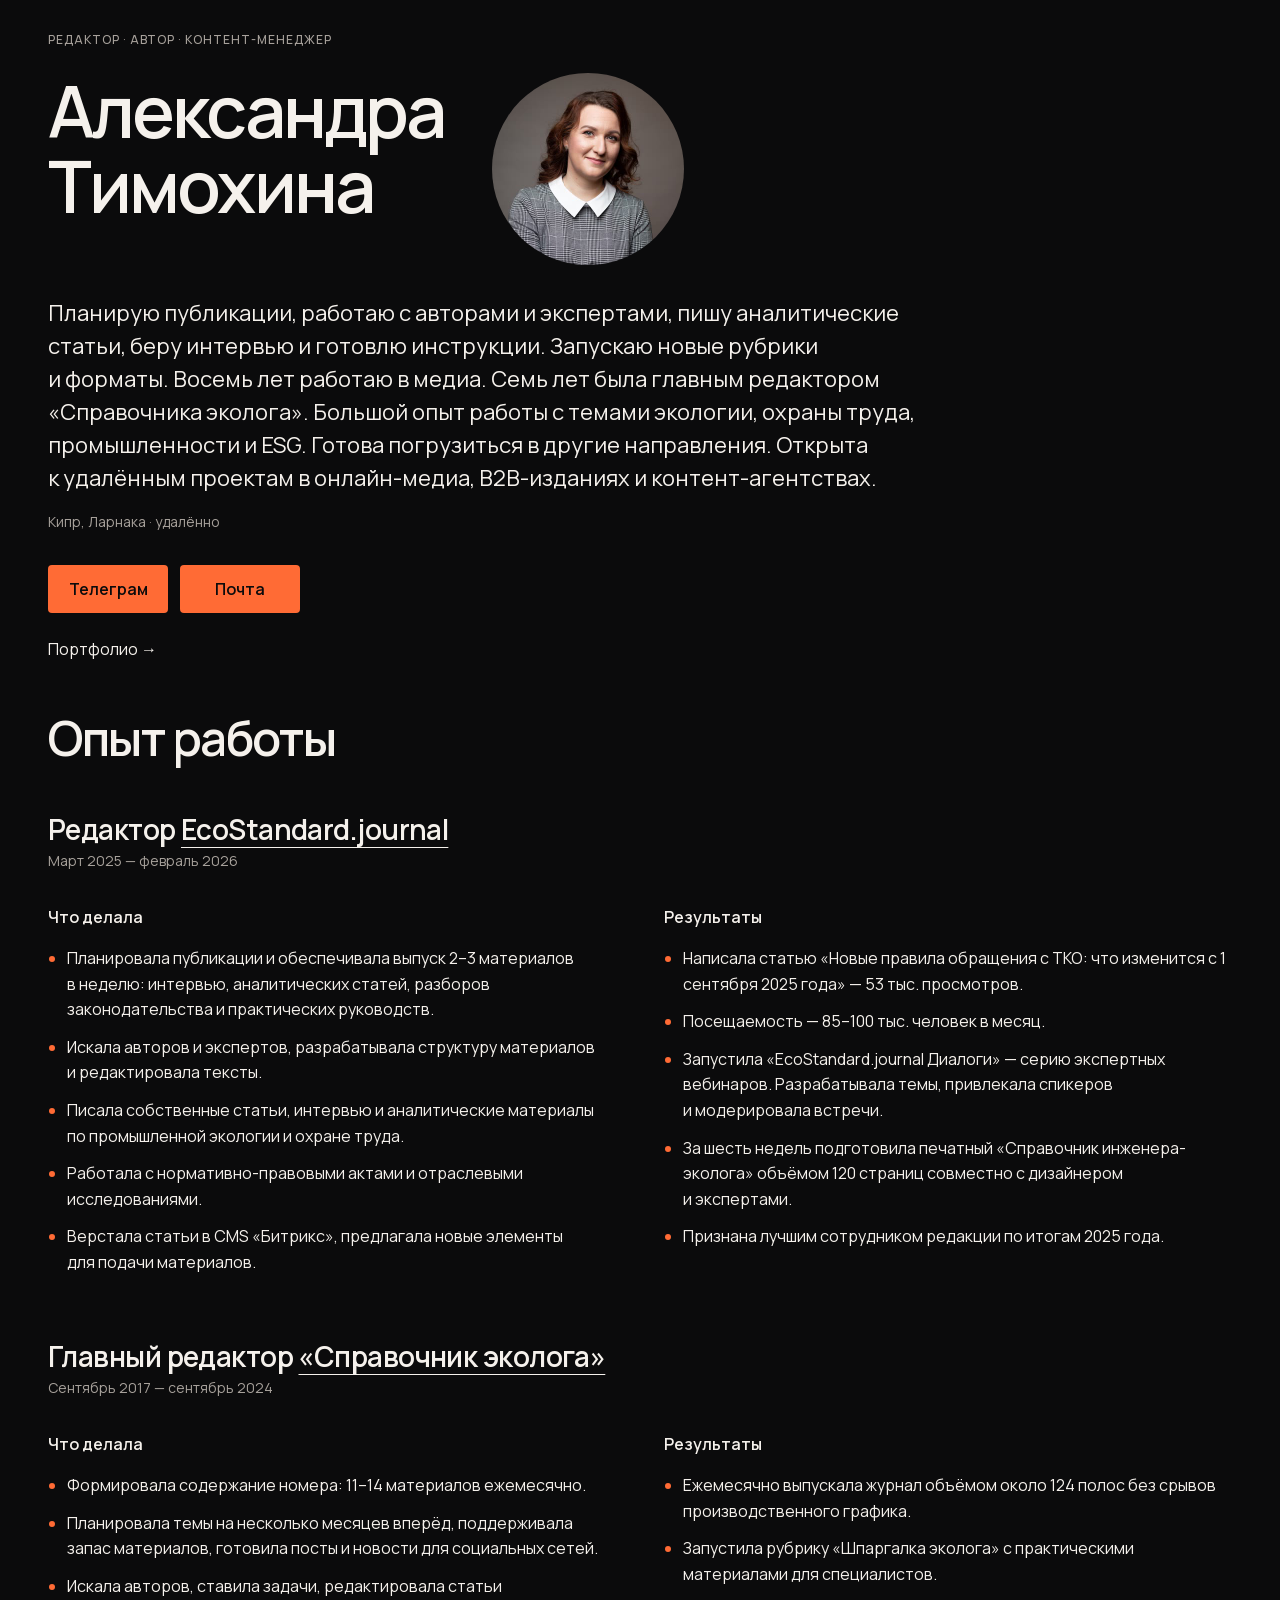
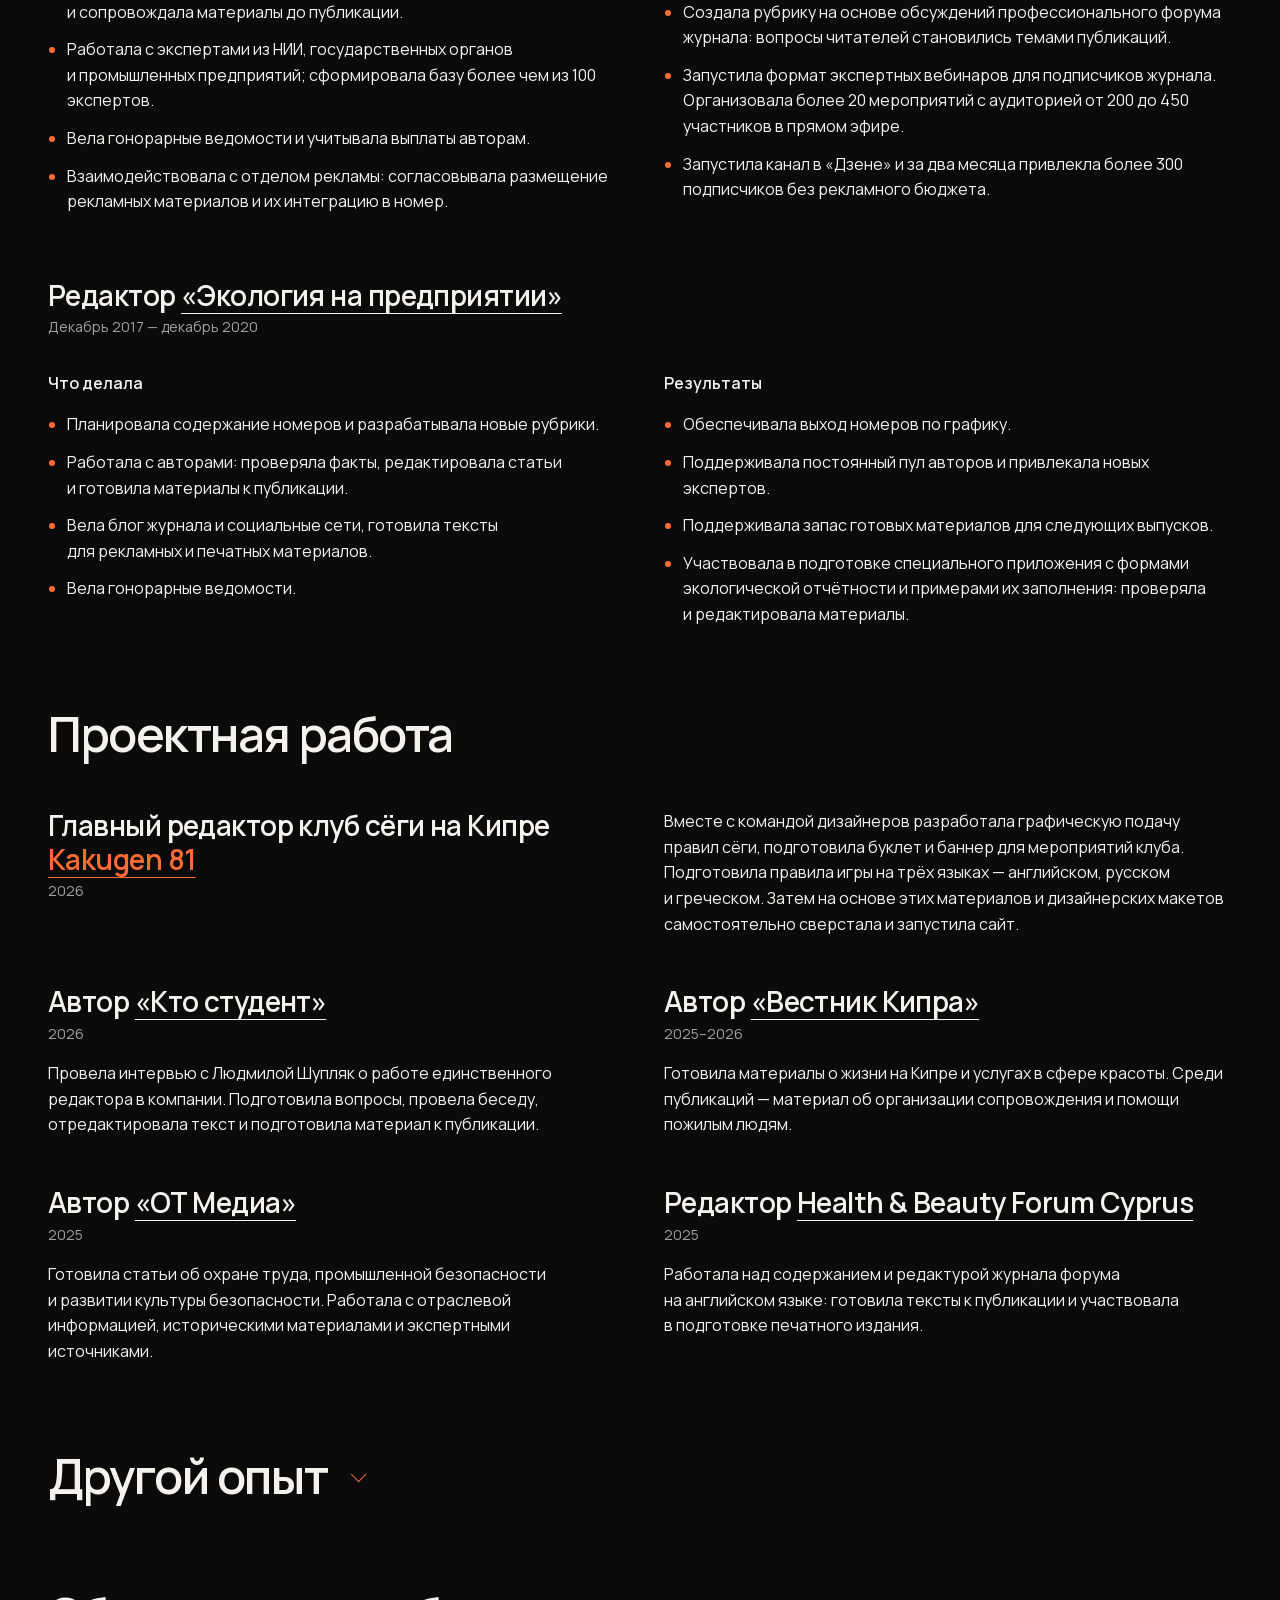
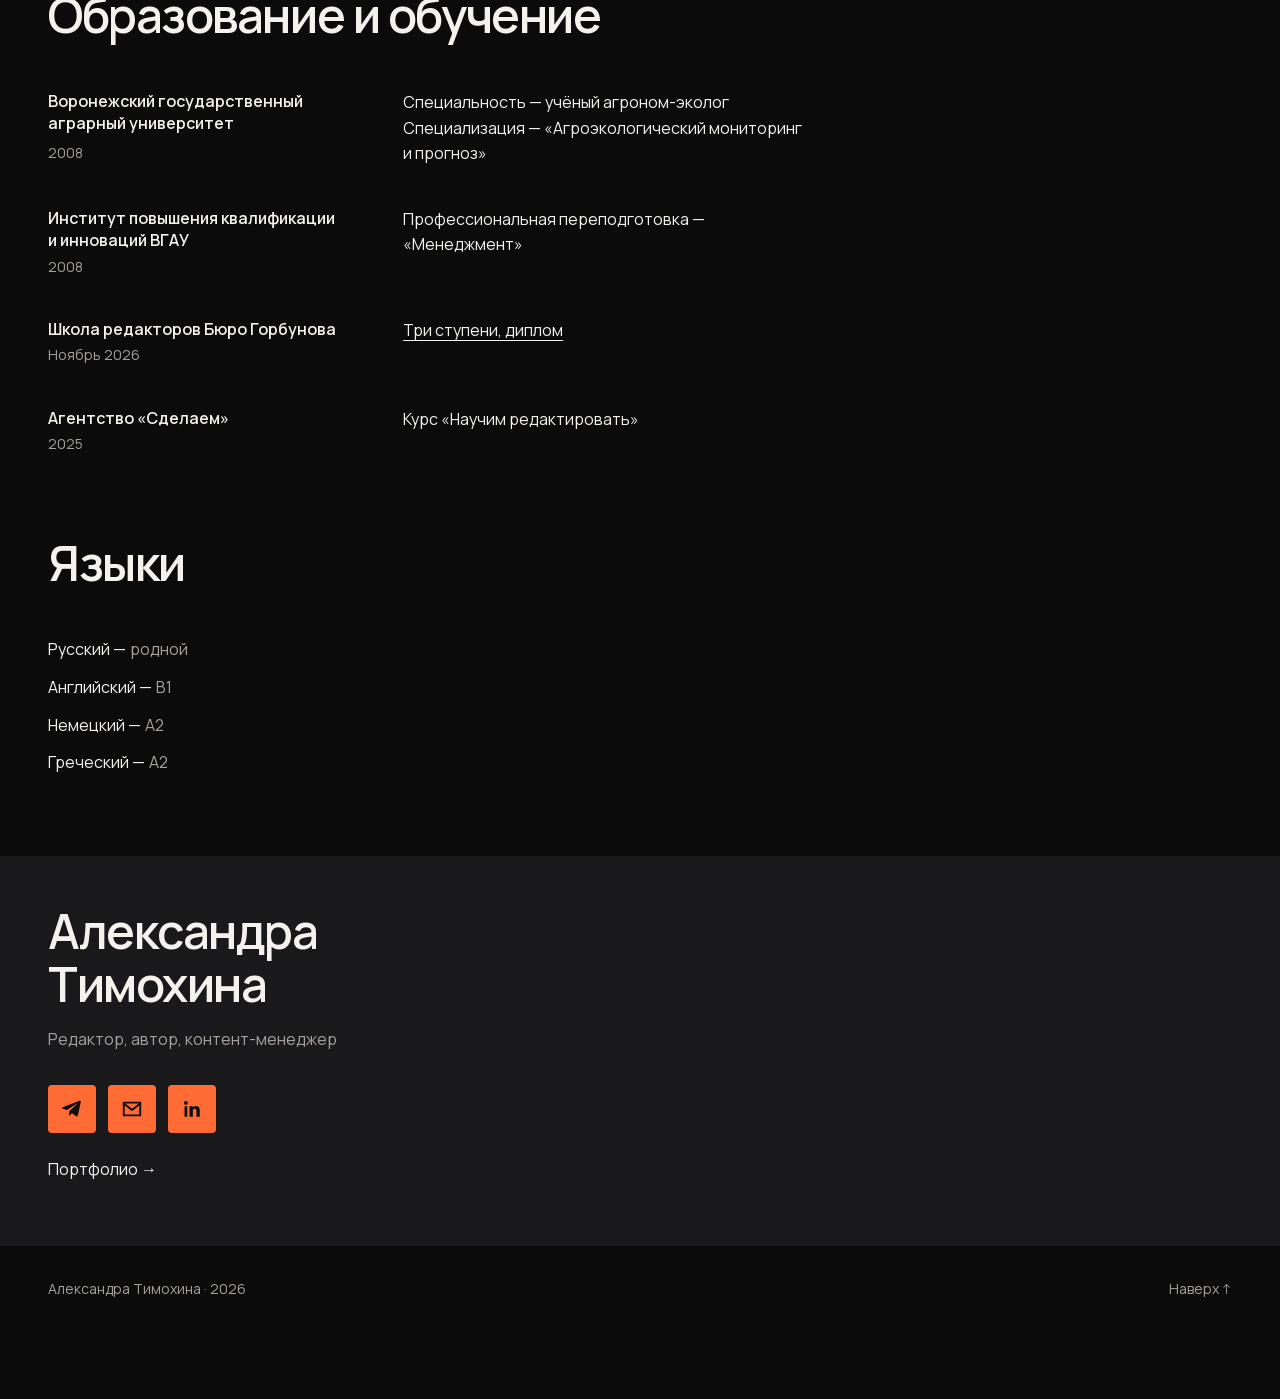
<file: index.html>
<!doctype html>
<html lang="ru">
  <head>
    <meta charset="UTF-8" />
    <meta name="viewport" content="width=device-width, initial-scale=1" />
    <meta name="description" content="Александра Тимохина — редактор, автор и контент-менеджер." />
    <meta name="theme-color" content="#0B0B0C" />
    <title>Александра Тимохина — редактор и автор</title>
    <link rel="canonical" href="https://aleksandratimokhina.top/" />
    <link rel="preload" href="assets/fonts/manrope-cyrillic.woff2" as="font" type="font/woff2" crossorigin />
    <link rel="preload" href="assets/alexandra-timokhina-384.jpg" as="image" fetchpriority="high" />
    <link rel="stylesheet" href="styles.css" />
  </head>
  <body class="resume-page">
    <a class="skip-link" href="#main">Перейти к содержанию</a>

    <main id="main">
      <section class="hero container" id="top" aria-labelledby="hero-title">
        <div class="hero-copy">
          <p class="eyebrow">Редактор · автор · контент-менеджер</p>
          <div class="hero-heading-row">
            <h1 class="hero-title" id="hero-title">Александра<br />Тимохина</h1>
            <figure class="hero-portrait">
              <img src="assets/alexandra-timokhina-384.jpg" alt="Александра Тимохина" width="384" height="384" fetchpriority="high" decoding="async" />
            </figure>
          </div>
          <p class="hero-lead">Планирую публикации, работаю с авторами и экспертами, пишу аналитические статьи, беру интервью и готовлю инструкции. Запускаю новые рубрики и форматы. Восемь лет работаю в медиа. Семь лет была главным редактором «Справочника эколога». Большой опыт работы с темами экологии, охраны труда, промышленности и ESG. Готова погрузиться в другие направления. Открыта к удалённым проектам в онлайн-медиа, B2B-изданиях и контент-агентствах.</p>
          <p class="hero-meta">Кипр, Ларнака · удалённо</p>
          <div class="contact-actions" aria-label="Способы связи">
            <a class="button" href="https://t.me/tim_alexandra">Телеграм</a>
            <a class="button" href="mailto:aki_irbis@mail.ru">Почта</a>
          </div>
          <a class="portfolio-placeholder" id="portfolio" href="./portfolio.html">Портфолио →</a>
        </div>
      </section>

      <section class="section container" id="experience" aria-labelledby="experience-title">
        <h2 class="section-title" id="experience-title">Опыт работы</h2>

        <div class="experience-list">
          <article>
            <div>
              <p class="entry-title">Редактор <a href="https://journal.ecostandard.ru/">EcoStandard.journal</a></p>
              <p class="entry-date">Март 2025 — февраль 2026</p>
              <div class="experience-columns">
                <div>
                  <p class="group-label">Что делала</p>
                  <ul class="entry-list">
                    <li>Планировала публикации и обеспечивала выпуск 2–3 материалов в неделю: интервью, аналитических статей, разборов законодательства и практических руководств.</li>
                    <li>Искала авторов и экспертов, разрабатывала структуру материалов и редактировала тексты.</li>
                    <li>Писала собственные статьи, интервью и аналитические материалы по промышленной экологии и охране труда.</li>
                    <li>Работала с нормативно-правовыми актами и отраслевыми исследованиями.</li>
                    <li>Верстала статьи в CMS «Битрикс», предлагала новые элементы для подачи материалов.</li>
                  </ul>
                </div>
                <div class="results-group">
                  <p class="group-label">Результаты</p>
                  <ul class="entry-list">
                    <li>Написала статью «Новые правила обращения с ТКО: что изменится с 1 сентября 2025 года» — <strong>53 тыс. просмотров</strong>.</li>
                    <li>Посещаемость — <strong>85–100 тыс. человек в месяц</strong>.</li>
                    <li>Запустила «EcoStandard.journal Диалоги» — серию экспертных вебинаров. Разрабатывала темы, привлекала спикеров и модерировала встречи.</li>
                    <li>За шесть недель подготовила печатный «Справочник инженера-эколога» объёмом 120 страниц совместно с дизайнером и экспертами.</li>
                    <li>Признана лучшим сотрудником редакции по итогам 2025 года.</li>
                  </ul>
                </div>
              </div>
            </div>
          </article>

          <article>
            <div>
              <p class="entry-title">Главный редактор <a href="https://www.profiz.ru/eco/8_2024/">«Справочник эколога»</a></p>
              <p class="entry-date">Сентябрь 2017 — сентябрь 2024</p>
              <div class="experience-columns">
                <div>
                  <p class="group-label">Что делала</p>
                  <ul class="entry-list">
                    <li>Формировала содержание номера: 11–14 материалов ежемесячно.</li>
                    <li>Планировала темы на несколько месяцев вперёд, поддерживала запас материалов, готовила посты и новости для социальных сетей.</li>
                    <li>Искала авторов, ставила задачи, редактировала статьи и сопровождала материалы до публикации.</li>
                    <li>Работала с экспертами из НИИ, государственных органов и промышленных предприятий; сформировала базу более чем из 100 экспертов.</li>
                    <li>Вела гонорарные ведомости и учитывала выплаты авторам.</li>
                    <li>Взаимодействовала с отделом рекламы: согласовывала размещение рекламных материалов и их интеграцию в номер.</li>
                  </ul>
                </div>
                <div class="results-group">
                  <p class="group-label">Результаты</p>
                  <ul class="entry-list">
                    <li>Ежемесячно выпускала журнал объёмом около <strong>124 полос</strong> без срывов производственного графика.</li>
                    <li>Запустила рубрику «Шпаргалка эколога» с практическими материалами для специалистов.</li>
                    <li>Создала рубрику на основе обсуждений профессионального форума журнала: вопросы читателей становились темами публикаций.</li>
                    <li>Запустила формат экспертных вебинаров для подписчиков журнала. Организовала более <strong>20 мероприятий</strong> с аудиторией от <strong>200 до 450 участников</strong> в прямом эфире.</li>
                    <li>Запустила канал в «Дзене» и за два месяца привлекла более <strong>300 подписчиков</strong> без рекламного бюджета.</li>
                  </ul>
                </div>
              </div>
            </div>
          </article>

          <article>
            <div>
              <p class="entry-title">Редактор <a href="https://ecologia.by/">«Экология на предприятии»</a></p>
              <p class="entry-date">Декабрь 2017 — декабрь 2020</p>
              <div class="experience-columns">
                <div>
                  <p class="group-label">Что делала</p>
                  <ul class="entry-list">
                    <li>Планировала содержание номеров и разрабатывала новые рубрики.</li>
                    <li>Работала с авторами: проверяла факты, редактировала статьи и готовила материалы к публикации.</li>
                    <li>Вела блог журнала и социальные сети, готовила тексты для рекламных и печатных материалов.</li>
                    <li>Вела гонорарные ведомости.</li>
                  </ul>
                </div>
                <div class="results-group">
                  <p class="group-label">Результаты</p>
                  <ul class="entry-list">
                    <li>Обеспечивала выход номеров по графику.</li>
                    <li>Поддерживала постоянный пул авторов и привлекала новых экспертов.</li>
                    <li>Поддерживала запас готовых материалов для следующих выпусков.</li>
                    <li>Участвовала в подготовке специального приложения с формами экологической отчётности и примерами их заполнения: проверяла и редактировала материалы.</li>
                  </ul>
                </div>
              </div>
            </div>
          </article>
        </div>
      </section>

      <section class="section container" id="projects" aria-labelledby="projects-title">
        <h2 class="section-title" id="projects-title">Проектная работа</h2>
        <div class="project-grid">
          <article class="project-entry project-featured">
            <div class="project-heading">
              <p class="entry-title">Главный редактор клуб сёги на Кипре <a href="https://shogi.cy/">Kakugen 81</a></p>
              <p class="entry-meta">2026</p>
            </div>
            <p>Вместе с командой дизайнеров разработала графическую подачу правил сёги, подготовила буклет и баннер для мероприятий клуба. Подготовила правила игры на трёх языках — английском, русском и греческом. Затем на основе этих материалов и дизайнерских макетов самостоятельно сверстала и запустила сайт.</p>
          </article>
          <article class="project-entry">
            <p class="entry-title">Автор <a href="https://ktostudent.ru/ljudmila-shupljak/">«Кто студент»</a></p>
            <p class="entry-meta">2026</p>
            <p>Провела интервью с Людмилой Шупляк о работе единственного редактора в компании. Подготовила вопросы, провела беседу, отредактировала текст и подготовила материал к публикации.</p>
          </article>
          <article class="project-entry">
            <p class="entry-title">Автор <a href="https://vkcyprus.com/">«Вестник Кипра»</a></p>
            <p class="entry-meta">2025–2026</p>
            <p>Готовила материалы о жизни на Кипре и услугах в сфере красоты. Среди публикаций — материал об организации сопровождения и помощи пожилым людям.</p>
          </article>
          <article class="project-entry">
            <p class="entry-title">Автор <a href="https://www.ot-media.ru/author/aleksandra-timokhina">«ОТ Медиа»</a></p>
            <p class="entry-meta">2025</p>
            <p>Готовила статьи об охране труда, промышленной безопасности и развитии культуры безопасности. Работала с отраслевой информацией, историческими материалами и экспертными источниками.</p>
          </article>
          <article class="project-entry">
            <p class="entry-title">Редактор <a href="https://hbcyprus.com/ru">Health &amp; Beauty Forum Cyprus</a></p>
            <p class="entry-meta">2025</p>
            <p>Работала над содержанием и редактурой журнала форума на английском языке: готовила тексты к публикации и участвовала в подготовке печатного издания.</p>
          </article>
        </div>
      </section>

      <section class="section container" aria-labelledby="other-experience-title">
        <details class="other-experience">
          <summary>
            <h2 class="section-title" id="other-experience-title">Другой опыт</h2>
          </summary>
          <div class="quiet-list">
            <article>
              <div class="quiet-content">
                <p class="entry-title">Ведущий инженер по охране окружающей среды ЧП «ЭкоТрейдБай», Минск</p>
                <p class="entry-date">Октябрь 2016 — сентябрь 2017</p>
                <p>Консультировала предприятия по вопросам природоохранного законодательства, проводила аудит экологической документации. Работала с заказчиками: готовила коммерческие предложения, проводила переговоры, заключала договоры и сопровождала проекты.</p>
              </div>
            </article>
            <article>
              <div class="quiet-content">
                <p class="entry-title">Инженер-эколог <a href="https://newgaztech.ru/catalog/plant/detail/id/104">ООО ФПК «Космос-Нефть-Газ», Воронеж</a></p>
                <p class="entry-date">Сентябрь 2008 — сентябрь 2010<br />Февраль 2014 — июнь 2016</p>
                <p>Работала на предприятии по производству оборудования для нефтегазовой отрасли. Вела природоохранную документацию, разрабатывала инструкции, паспорта опасных отходов и проекты нормативов образования отходов. Готовила и согласовывала экологическую отчётность.</p>
              </div>
            </article>
            <article>
              <div class="quiet-content">
                <p class="entry-title">Инженер-эколог <a href="https://vrn-eco.ru/">ООО «Экологический центр», Воронеж</a></p>
                <p class="entry-date">Октябрь 2010 — февраль 2014</p>
                <p>Занималась экологическим сопровождением предприятий на аутсорсе. Готовила отчётность, консультировала по природоохранным требованиям, работала с документацией более 50 предприятий Воронежской области.</p>
              </div>
            </article>
          </div>
        </details>
      </section>

      <section class="section container" id="education" aria-labelledby="education-title">
        <h2 class="section-title" id="education-title">Образование и обучение</h2>
        <div class="education-grid">
          <div class="education-item">
            <p class="education-title">Воронежский государственный аграрный университет</p>
            <p class="entry-date">2008</p>
            <p>Специальность — учёный агроном-эколог<br />Специализация — «Агроэкологический мониторинг и прогноз»</p>
          </div>
          <div class="education-item">
            <p class="education-title">Институт повышения квалификации и инноваций ВГАУ</p>
            <p class="entry-date">2008</p>
            <p>Профессиональная переподготовка — «Менеджмент»</p>
          </div>
          <div class="education-item">
            <p class="education-title">Школа редакторов Бюро Горбунова</p>
            <p class="entry-date">Ноябрь 2026</p>
            <p><a href="https://bureau.ru/school/editors/diploma/23/aleksandra-timohina/">Три ступени, диплом</a></p>
          </div>
          <div class="education-item">
            <p class="education-title">Агентство «Сделаем»</p>
            <p class="entry-date">2025</p>
            <p>Курс «Научим редактировать»</p>
          </div>
        </div>
      </section>

      <section class="section container" id="languages" aria-labelledby="languages-title">
        <h2 class="section-title" id="languages-title">Языки</h2>
        <dl class="language-list">
          <div><dt>Русский</dt><dd>родной</dd></div>
          <div><dt>Английский</dt><dd>B1</dd></div>
          <div><dt>Немецкий</dt><dd>A2</dd></div>
          <div><dt>Греческий</dt><dd>A2</dd></div>
        </dl>
      </section>

      <section class="section contact-section" id="contacts" aria-labelledby="contacts-title">
        <div class="container contact-copy">
          <h2 class="section-title" id="contacts-title">Александра Тимохина</h2>
          <p class="contact-location">Редактор, автор, контент-менеджер</p>
          <div class="social-links" aria-label="Способы связи">
            <a class="social-link" href="https://t.me/tim_alexandra" target="_blank" rel="noopener noreferrer" aria-label="Telegram" title="Telegram">
              <svg viewBox="0 0 24 24" aria-hidden="true"><path fill="currentColor" d="M21.5 4.5 18.4 19.2c-.23 1.04-.84 1.3-1.7.81l-4.75-3.5-2.29 2.2c-.25.25-.47.46-.96.46l.34-4.84 8.8-7.95c.38-.34-.08-.53-.59-.19L6.37 13.04l-4.69-1.47c-1.02-.32-1.04-1.02.21-1.51L20.24 3c.85-.31 1.59.19 1.26 1.5Z"/></svg>
            </a>
            <a class="social-link" href="mailto:aki_irbis@mail.ru" aria-label="Почта" title="Почта">
              <svg viewBox="0 0 24 24" fill="none" stroke="currentColor" stroke-width="2" stroke-linecap="round" stroke-linejoin="round" aria-hidden="true"><path d="M3 5h18v14H3z"/><path d="m3 6 9 7 9-7"/></svg>
            </a>
            <a class="social-link" href="https://www.linkedin.com/in/alexandra-tim/" target="_blank" rel="noopener noreferrer" aria-label="LinkedIn" title="LinkedIn">
              <svg viewBox="0 0 24 24" aria-hidden="true"><path fill="currentColor" d="M20.45 20.45h-3.56v-5.57c0-1.33-.02-3.04-1.85-3.04s-2.14 1.45-2.14 2.94v5.67H9.35V9h3.41v1.56h.05c.47-.9 1.64-1.85 3.37-1.85 3.6 0 4.27 2.37 4.27 5.46v6.28ZM5.34 7.43a2.06 2.06 0 1 1 0-4.12 2.06 2.06 0 0 1 0 4.12ZM3.86 9h2.95v11.45H3.86V9Z"/></svg>
            </a>
          </div>
          <a class="portfolio-placeholder" href="./portfolio.html">Портфолио →</a>
        </div>
      </section>
    </main>

    <footer class="site-footer">
      <div class="container footer-inner">
        <p>Александра Тимохина · 2026</p>
        <a href="#top">Наверх ↑</a>
      </div>
    </footer>
  </body>
</html>
</file>
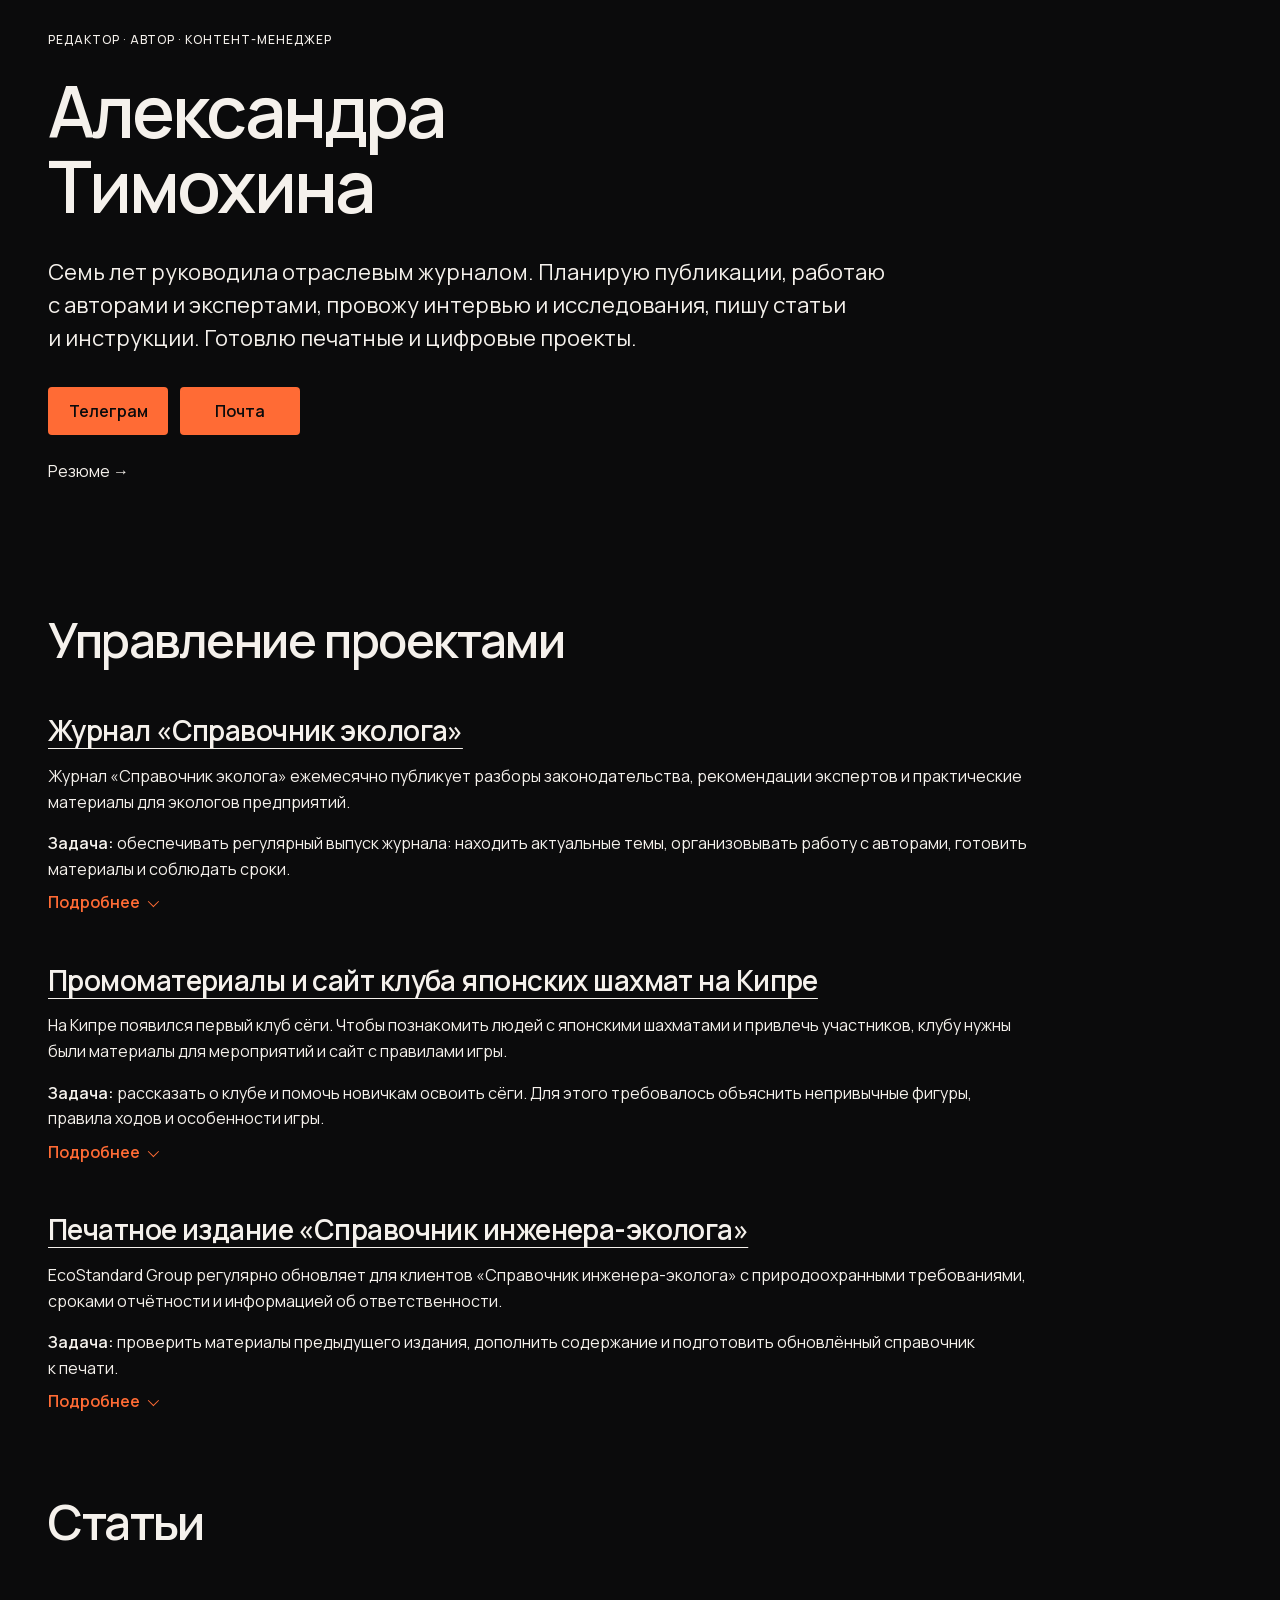
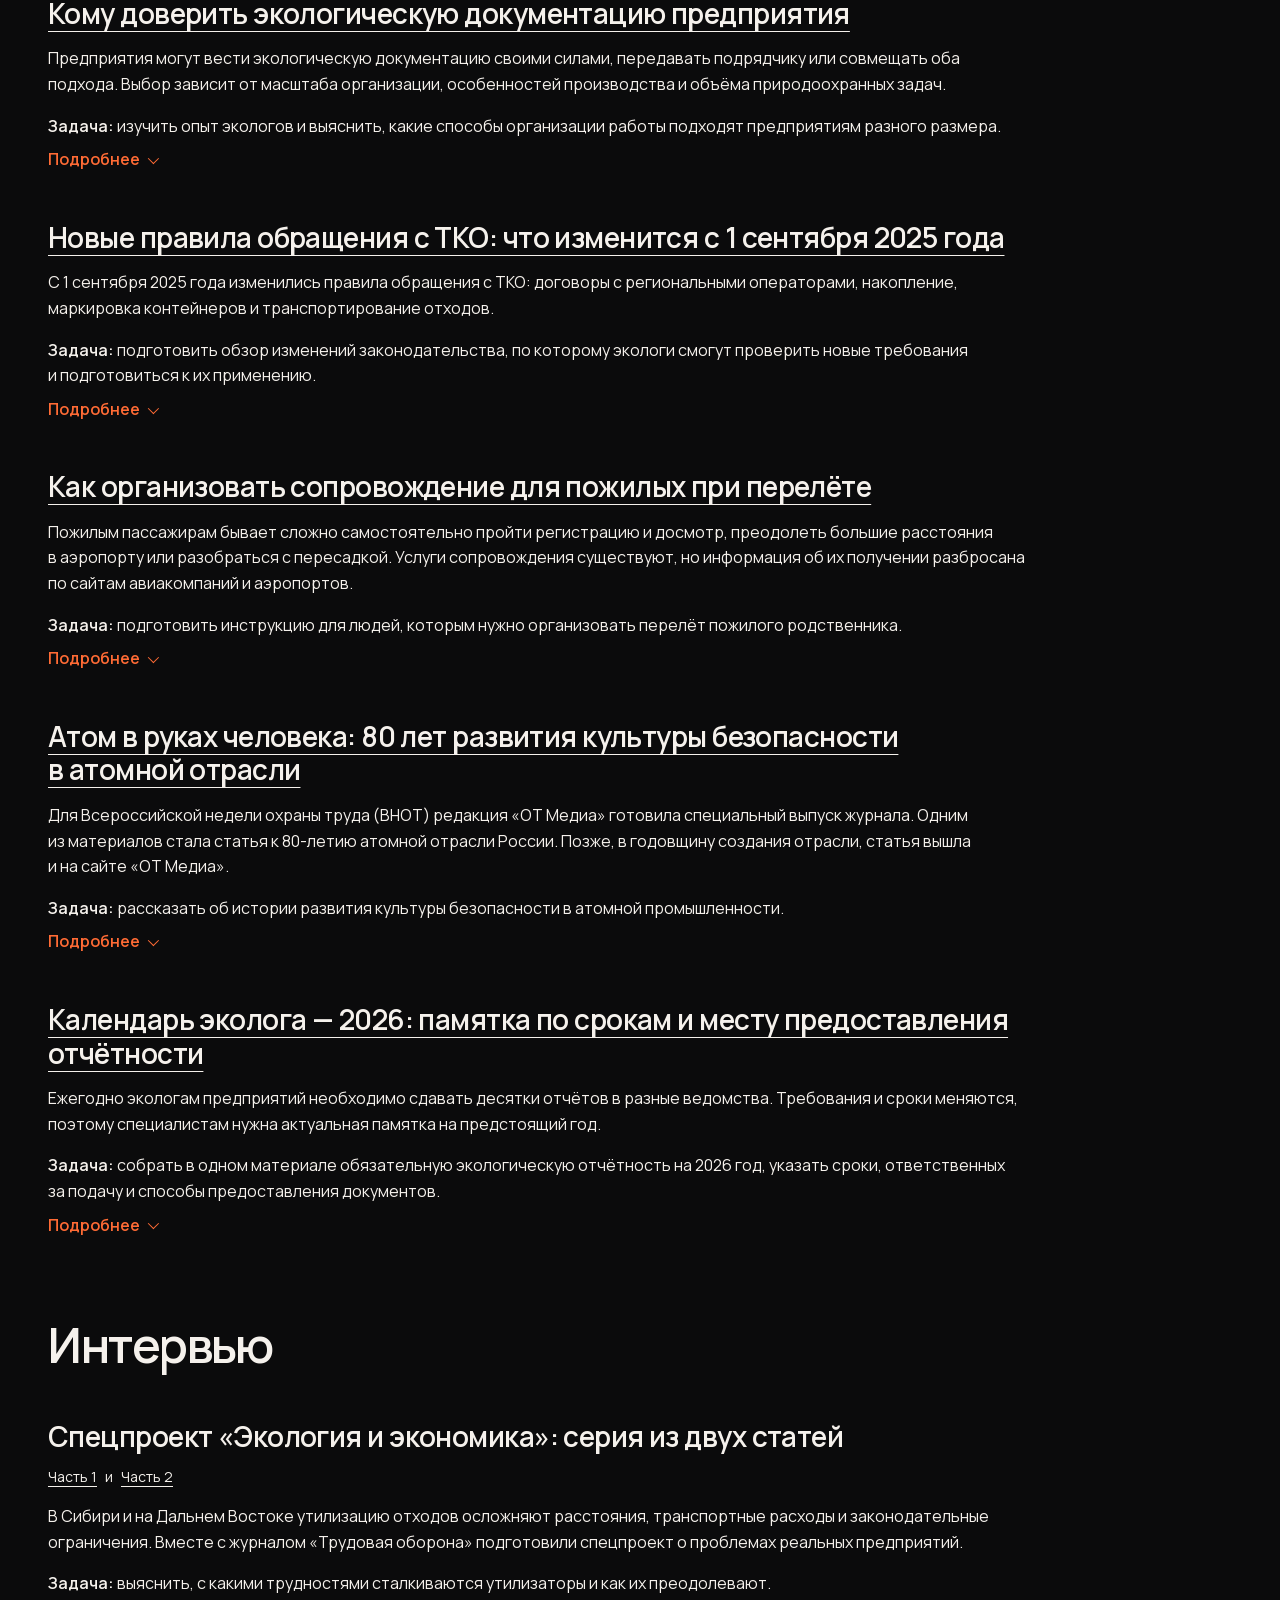
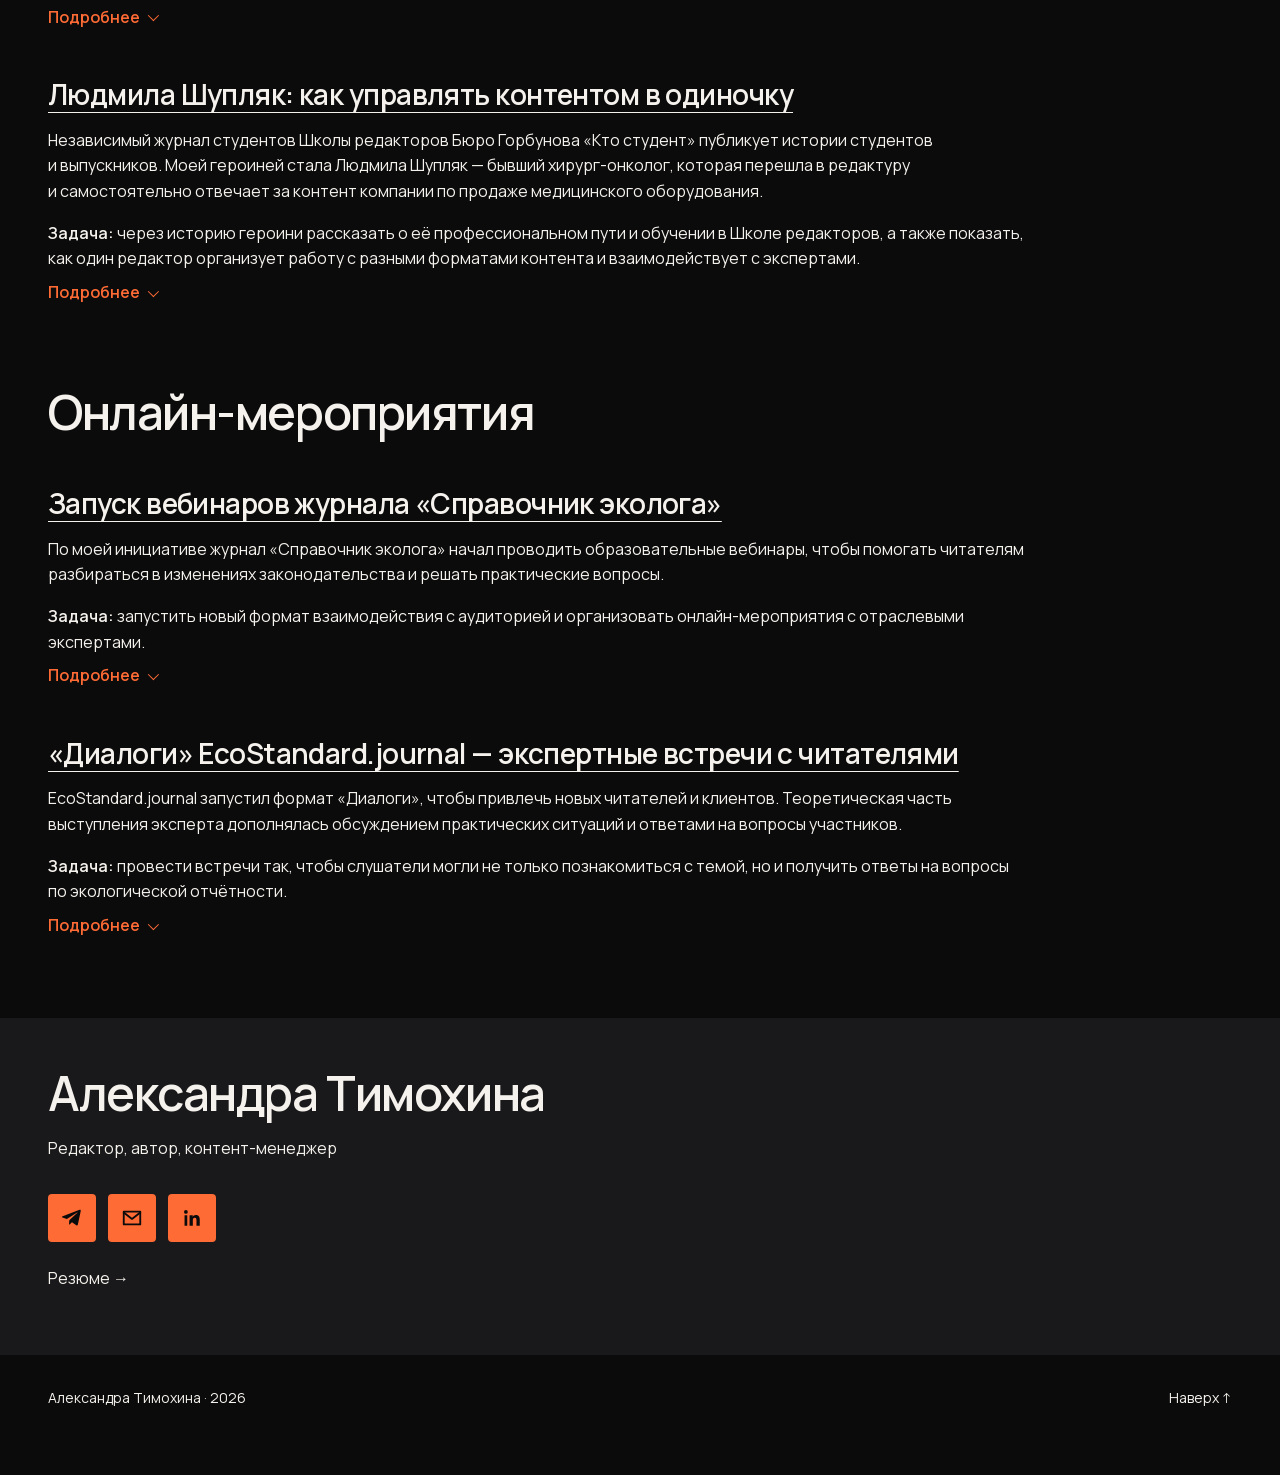
<file: portfolio.html>
<!doctype html>
<html lang="ru">
<head>
<meta charset="utf-8">
<meta name="viewport" content="width=device-width,initial-scale=1">
<meta name="theme-color" content="#0b0b0c">
<meta name="description" content="Портфолио Александры Тимохиной: редакционные проекты, статьи, интервью и онлайн-мероприятия.">
<title>Портфолио — Александра Тимохина</title>
<link rel="canonical" href="https://aleksandratimokhina.top/portfolio.html">
<link rel="preload" href="assets/fonts/manrope-cyrillic.woff2" as="font" type="font/woff2" crossorigin>
<link rel="stylesheet" href="styles.css">
</head>
<body class="portfolio-page" id="top">
<a class="skip-link" href="#main">Перейти к содержанию</a>
<main id="main">
<section class="hero container" aria-labelledby="hero-title">
<p class="eyebrow">Редактор · автор · контент-менеджер</p>
<h1 id="hero-title">Александра<br>Тимохина</h1>
<p class="hero-lead">Семь лет руководила отраслевым журналом. Планирую публикации, работаю с авторами и экспертами, провожу интервью и исследования, пишу статьи и инструкции. Готовлю печатные и цифровые проекты.</p>
<div class="contact-actions" aria-label="Способы связи">
<a class="button" href="https://t.me/tim_alexandra">Телеграм</a>
<a class="button" href="mailto:aki_irbis@mail.ru">Почта</a>
</div>
<a class="page-link" href="./index.html">Резюме →</a>
</section>
<div class="container">
<section class="portfolio-section" id="management" aria-labelledby="heading-management">
<h2 id="heading-management" class="section-title">Управление проектами</h2>
<div class="case-list">
<article class="portfolio-case" id="case-01">
<h3 class="case-title">
<a href="https://www.profiz.ru/eco/" target="_blank" rel="noopener noreferrer">Журнал «Справочник эколога»</a>
</h3>
<p class="case-context">Журнал «Справочник эколога» ежемесячно публикует разборы законодательства, рекомендации экспертов и практические материалы для экологов предприятий.</p>
<details class="case-disclosure">
<summary>
<strong>Задача:</strong> <span>обеспечивать регулярный выпуск журнала: находить актуальные темы, организовывать работу с авторами, готовить материалы и соблюдать сроки.</span> <span class="disclosure-link">Подробнее<span class="disclosure-chevron">
</span>
</span>
</summary>
<div class="case-details">
<div class="case-detail">
<p class="detail-copy">
<strong>Что сделала:</strong> составляла тематические планы, подбирала авторов и экспертов, редактировала рукописи, согласовывала материалы и контролировала подготовку номеров. Развивала авторскую базу, запускала рубрики и новые форматы взаимодействия с читателями.</p>
</div>
<div class="case-detail">
<p class="detail-copy">
<strong>Результат:</strong> семь лет руководила журналом. В каждом номере выходило 11–14 материалов, над которыми работали 8–10 авторов. Сформировала базу из более чем 100 авторов и экспертов.</p>
</div>
</div>
</details>
</article>
<article class="portfolio-case" id="case-02">
<h3 class="case-title">
<a href="https://shogi.cy/" target="_blank" rel="noopener noreferrer">Промоматериалы и сайт клуба японских шахмат на Кипре</a>
</h3>
<p class="case-context">На Кипре появился первый клуб сёги. Чтобы познакомить людей с японскими шахматами и привлечь участников, клубу нужны были материалы для мероприятий и сайт с правилами игры.</p>
<details class="case-disclosure">
<summary>
<strong>Задача:</strong> <span>рассказать о клубе и помочь новичкам освоить сёги. Для этого требовалось объяснить непривычные фигуры, правила ходов и особенности игры.</span> <span class="disclosure-link">Подробнее<span class="disclosure-chevron">
</span>
</span>
</summary>
<div class="case-details">
<div class="case-detail">
<p class="detail-copy">
<strong>Что сделала:</strong> вместе с дизайнерами разработала графическую подачу правил, структуру буклета, тексты и схемы. Подготовила тексты на трёх языках — русском, английском и греческом. По макету дизайнера сверстала адаптивный сайт на HTML/CSS с помощью ИИ.</p>
</div>
<div class="case-detail">
<p class="detail-copy">
<strong>Результат:</strong> запустили сайт на английском языке. На Cyprus Comic Con раздали 100 буклетов, которые посетители использовали как шпаргалки. Новички сыграли более 30 партий, за два дня к клубу присоединились первые девять человек.</p>
</div>
</div>
</details>
</article>
<article class="portfolio-case" id="case-03">
<h3 class="case-title">
<a href="https://ecostandardgroup.ru/services/consulting/spravochnik-ekologa-ot-ecostandard-group-nastolnaya-kniga-inzhenera-ekologa/" target="_blank" rel="noopener noreferrer">Печатное издание «Справочник инженера-эколога»</a>
</h3>
<p class="case-context">EcoStandard Group регулярно обновляет для клиентов «Справочник инженера-эколога» с природоохранными требованиями, сроками отчётности и информацией об ответственности.</p>
<details class="case-disclosure">
<summary>
<strong>Задача:</strong> <span>проверить материалы предыдущего издания, дополнить содержание и подготовить обновлённый справочник к печати.</span> <span class="disclosure-link">Подробнее<span class="disclosure-chevron">
</span>
</span>
</summary>
<div class="case-details">
<div class="case-detail">
<p class="detail-copy">
<strong>Что сделала:</strong> сверила содержание с действующими нормативными правовыми актами, самостоятельно переработала разделы об обращении с отходами и экологической документации. Обновила таблицу административной ответственности и календарь отчётности на 2026 год. Для других разделов подготовила задания внутренним экспертам, установила сроки и собрала материалы. Поэтапно передавала тексты дизайнеру, проверяла готовые макеты и вычитывала их вместе с корректором.</p>
</div>
<div class="case-detail">
<p class="detail-copy">
<strong>Результат:</strong> за шесть недель обновили около 40% содержания и выпустили справочник объёмом 120 страниц. Отдел продаж использует его как лид-магнит.</p>
</div>
</div>
</details>
</article>
</div>
</section>
<section class="portfolio-section" id="articles" aria-labelledby="heading-articles">
<h2 id="heading-articles" class="section-title">Статьи</h2>
<div class="case-list">
<article class="portfolio-case" id="case-04">
<h3 class="case-title">
<a href="https://journal.ecostandard.ru/eco/kontekst/ekologicheskaya-dokumentatsiya-predpriyatiya-komu-doverit-razrabotku-i-vedenie-/" target="_blank" rel="noopener noreferrer">Кому доверить экологическую документацию предприятия</a>
</h3>
<p class="case-context">Предприятия могут вести экологическую документацию своими силами, передавать подрядчику или совмещать оба подхода. Выбор зависит от масштаба организации, особенностей производства и объёма природоохранных задач.</p>
<details class="case-disclosure">
<summary>
<strong>Задача:</strong> <span>изучить опыт экологов и выяснить, какие способы организации работы подходят предприятиям разного размера.</span> <span class="disclosure-link">Подробнее<span class="disclosure-chevron">
</span>
</span>
</summary>
<div class="case-details">
<div class="case-detail">
<p class="detail-copy">
<strong>Что сделала:</strong> самостоятельно разработала анкету, нашла респондентов и экспертов, договорилась о распространении опроса на четырёх профильных площадках. Обработала ответы специалистов, выделила типичные проблемы и сгруппировала рекомендации в зависимости от численности сотрудников предприятия. На основе исследования написала статью.</p>
</div>
<div class="case-detail">
<p class="detail-copy">
<strong>Результат:</strong> в исследовании приняли участие 60 специалистов. Статья набрала более 3 тыс. просмотров на сайте EcoStandard.journal. В ходе работы появились контакты новых экспертов и потенциальных авторов.</p>
</div>
</div>
</details>
</article>
<article class="portfolio-case" id="case-05">
<h3 class="case-title">
<a href="https://journal.ecostandard.ru/eco/razbor-zakonodatelstva/novye-pravila-obrashcheniya-s-tko-chto-izmenitsya-s-1-sentyabrya-2025-goda/" target="_blank" rel="noopener noreferrer">Новые правила обращения с ТКО: что изменится с 1 сентября 2025 года</a>
</h3>
<p class="case-context">С 1 сентября 2025 года изменились правила обращения с ТКО: договоры с региональными операторами, накопление, маркировка контейнеров и транспортирование отходов.</p>
<details class="case-disclosure">
<summary>
<strong>Задача:</strong> <span>подготовить обзор изменений законодательства, по которому экологи смогут проверить новые требования и подготовиться к их применению.</span> <span class="disclosure-link">Подробнее<span class="disclosure-chevron">
</span>
</span>
</summary>
<div class="case-details">
<div class="case-detail">
<p class="detail-copy">
<strong>Что сделала:</strong> изучила нормативные правовые акты, сравнила новые требования с прежними и сгруппировала изменения по темам. Отдельно разобрала обязанности региональных операторов, порядок заключения договоров, требования к площадкам накопления и правила транспортирования отходов.</p>
</div>
<div class="case-detail">
<p class="detail-copy">
<strong>Результат:</strong> статья стала самой читаемой публикацией EcoStandard.journal в рубрике «Экологическая безопасность» и собрала более 53 тыс. просмотров за год.</p>
</div>
</div>
</details>
</article>
<article class="portfolio-case" id="case-06">
<h3 class="case-title">
<a href="https://vkcyprus.com/useful/1467412362048-kak-organizovat-soprovozhdenie-dlya-pozhilyh-pri-perelyote/" target="_blank" rel="noopener noreferrer">Как организовать сопровождение для пожилых при перелёте</a>
</h3>
<p class="case-context">Пожилым пассажирам бывает сложно самостоятельно пройти регистрацию и досмотр, преодолеть большие расстояния в аэропорту или разобраться с пересадкой. Услуги сопровождения существуют, но информация об их получении разбросана по сайтам авиакомпаний и аэропортов.</p>
<details class="case-disclosure">
<summary>
<strong>Задача:</strong> <span>подготовить инструкцию для людей, которым нужно организовать перелёт пожилого родственника.</span> <span class="disclosure-link">Подробнее<span class="disclosure-chevron">
</span>
</span>
</summary>
<div class="case-details">
<div class="case-detail">
<p class="detail-copy">
<strong>Что сделала:</strong> изучила правила нескольких авиакомпаний и аэропортов, сравнила три способа заказа сопровождения и проверила процесс на собственном опыте. Описала весь путь пассажира — от обращения за помощью до прибытия в конечный пункт. Добавила практические рекомендации и чек-лист подготовки к перелёту.</p>
</div>
<div class="case-detail">
<p class="detail-copy">
<strong>Результат:</strong> статья опубликована в «Вестнике Кипра». Читатели получили инструкцию, которой можно воспользоваться при организации перелёта разными авиакомпаниями. Публикация набрала более 11 400 прочтений.</p>
</div>
</div>
</details>
</article>
<article class="portfolio-case" id="case-07">
<h3 class="case-title">
<a href="https://www.ot-media.ru/hse/kontekst/atom-v-rukakh-cheloveka-80-let-razvitiya-kultury-bezopasnosti-v-atomnoy-otrasli" target="_blank" rel="noopener noreferrer">Атом в руках человека: 80 лет развития культуры безопасности в атомной отрасли</a>
</h3>
<p class="case-context">Для Всероссийской недели охраны труда (ВНОТ) редакция «ОТ Медиа» готовила специальный выпуск журнала. Одним из материалов стала статья к 80-летию атомной отрасли России. Позже, в годовщину создания отрасли, статья вышла и на сайте «ОТ Медиа».</p>
<details class="case-disclosure">
<summary>
<strong>Задача:</strong> <span>рассказать об истории развития культуры безопасности в атомной промышленности.</span> <span class="disclosure-link">Подробнее<span class="disclosure-chevron">
</span>
</span>
</summary>
<div class="case-details">
<div class="case-detail">
<p class="detail-copy">
<strong>Что сделала:</strong> запросила информацию у «Росатома», изучила исторические и отраслевые материалы, выделила ключевые этапы развития атомной промышленности и сопоставила их с изменениями в охране труда. Выстроила структуру статьи от истории отрасли до современных подходов к безопасности работников. Готовый материал согласовала с «Росатомом».</p>
</div>
<div class="case-detail">
<p class="detail-copy">
<strong>Результат:</strong> статья вышла в печатном журнале к ВНОТ и на сайте «ОТ Медиа».</p>
</div>
</div>
</details>
</article>
<article class="portfolio-case" id="case-12">
<h3 class="case-title">
<a href="https://journal.ecostandard.ru/eco/praktikum/kalendar-ekologa-2026-pamyatka-po-srokam-i-mestu-predostavleniya-otchetnosti/" target="_blank" rel="noopener noreferrer">Календарь эколога — 2026: памятка по срокам и месту предоставления отчётности</a>
</h3>
<p class="case-context">Ежегодно экологам предприятий необходимо сдавать десятки отчётов в разные ведомства. Требования и сроки меняются, поэтому специалистам нужна актуальная памятка на предстоящий год.</p>
<details class="case-disclosure">
<summary>
<strong>Задача:</strong> <span>собрать в одном материале обязательную экологическую отчётность на 2026 год, указать сроки, ответственных за подачу и способы предоставления документов.</span> <span class="disclosure-link">Подробнее<span class="disclosure-chevron">
</span>
</span>
</summary>
<div class="case-details">
<div class="case-detail">
<p class="detail-copy">
<strong>Что сделала:</strong> систематизировала виды отчётности по периодичности и срокам подачи. Подготовила справочную информацию по каждой форме: нормативные основания, кто обязан отчитываться, куда, когда и каким способом подавать документы. Дополнительно включила пояснения по отдельным требованиям.</p>
</div>
<div class="case-detail">
<p class="detail-copy">
<strong>Результат:</strong> опубликована подробная памятка с ежеквартальной и годовой отчётностью, распределённой по месяцам. Статья набрала более 28 000 просмотров.</p>
</div>
</div>
</details>
</article>
</div>
</section>
<section class="portfolio-section" id="interviews" aria-labelledby="heading-interviews">
<h2 id="heading-interviews" class="section-title">Интервью</h2>
<div class="case-list">
<article class="portfolio-case" id="case-08">
<h3 class="case-title">Спецпроект «Экология и экономика»: серия из двух статей</h3>
<p class="case-links">
<a href="https://journal.ecostandard.ru/special/nature-safety/ekologiya-i-ekonomika-utilizatoram-nuzhny-ponyatnye-i-vypolnimye-zakony/" target="_blank" rel="noopener noreferrer">Часть 1</a>
<span>и</span>
<a href="https://journal.ecostandard.ru/special/nature-safety/ekologiya-i-ekonomika-kak-sdelat-utilizatsiyu-v-otdalennykh-regionakh-vygodnoy/" target="_blank" rel="noopener noreferrer">Часть 2</a>
</p>
<p class="case-context">В Сибири и на Дальнем Востоке утилизацию отходов осложняют расстояния, транспортные расходы и законодательные ограничения. Вместе с журналом «Трудовая оборона» подготовили спецпроект о проблемах реальных предприятий.</p>
<details class="case-disclosure">
<summary>
<strong>Задача:</strong> <span>выяснить, с какими трудностями сталкиваются утилизаторы и как их преодолевают.</span> <span class="disclosure-link">Подробнее<span class="disclosure-chevron">
</span>
</span>
</summary>
<div class="case-details">
<div class="case-detail">
<p class="detail-copy">
<strong>Что сделала:</strong> нашла представителей предприятий-утилизаторов из Сибири и Дальнего Востока, договорилась об интервью и подготовила вопросы об экономике, логистике, законодательных барьерах и практических проблемах. Провела интервью, обработала ответы и собрала две статьи: о законодательных ограничениях и об экономике утилизации в удалённых регионах. Согласовала с партнёрским журналом формат публикаций и взаимное продвижение.</p>
</div>
<div class="case-detail">
<p class="detail-copy">
<strong>Результат:</strong> две статьи набрали более 1000 просмотров. Партнёры рассказали о проекте на своём сайте и в соцсетях. За период проекта аудитория телеграм-канала EcoStandard.journal выросла на 45 подписчиков.</p>
</div>
</div>
</details>
</article>
<article class="portfolio-case" id="case-09">
<h3 class="case-title">
<a href="https://ktostudent.ru/ljudmila-shupljak/" target="_blank" rel="noopener noreferrer">Людмила Шупляк: как управлять контентом в одиночку</a>
</h3>
<p class="case-context">Независимый журнал студентов Школы редакторов Бюро Горбунова «Кто студент» публикует истории студентов и выпускников. Моей героиней стала Людмила Шупляк — бывший хирург-онколог, которая перешла в редактуру и самостоятельно отвечает за контент компании по продаже медицинского оборудования.</p>
<details class="case-disclosure">
<summary>
<strong>Задача:</strong> <span>через историю героини рассказать о её профессиональном пути и обучении в Школе редакторов, а также показать, как один редактор организует работу с разными форматами контента и взаимодействует с экспертами.</span> <span class="disclosure-link">Подробнее<span class="disclosure-chevron">
</span>
</span>
</summary>
<div class="case-details">
<div class="case-detail">
<p class="detail-copy">
<strong>Что сделала:</strong> подготовила вопросы, провела 40-минутное интервью и расшифровала запись. Выстроила последовательность повествования, отредактировала ответы и согласовала текст с героиней. Предложила визуальные вставки для оформления публикации.</p>
</div>
<div class="case-detail">
<p class="detail-copy">
<strong>Результат:</strong> интервью опубликовано 13 апреля 2026 года в журнале «Кто студент».</p>
</div>
</div>
</details>
</article>
</div>
</section>
<section class="portfolio-section" id="events" aria-labelledby="heading-events">
<h2 id="heading-events" class="section-title">Онлайн-мероприятия</h2>
<div class="case-list">
<article class="portfolio-case" id="case-10">
<h3 class="case-title">
<a href="https://www.profiz.ru/eco/webinars/" target="_blank" rel="noopener noreferrer">Запуск вебинаров журнала «Справочник эколога»</a>
</h3>
<p class="case-context">По моей инициативе журнал «Справочник эколога» начал проводить образовательные вебинары, чтобы помогать читателям разбираться в изменениях законодательства и решать практические вопросы.</p>
<details class="case-disclosure">
<summary>
<strong>Задача:</strong> <span>запустить новый формат взаимодействия с аудиторией и организовать онлайн-мероприятия с отраслевыми экспертами.</span> <span class="disclosure-link">Подробнее<span class="disclosure-chevron">
</span>
</span>
</summary>
<div class="case-details">
<div class="case-detail">
<p class="detail-copy">
<strong>Что сделала:</strong> подбирала темы с учётом вопросов читателей и изменений законодательства, находила экспертов, договаривалась об участии, согласовывала содержание выступлений. Участвовала в подготовке программ, анонсов и продвижении вебинаров.</p>
</div>
<div class="case-detail">
<p class="detail-copy">
<strong>Результат:</strong> запустили серию вебинаров, которые собирали от 250 до 450 участников. Формат работает с 2019 года.</p>
</div>
</div>
</details>
</article>
<article class="portfolio-case" id="case-11">
<h3 class="case-title">
<a href="https://journal.ecostandard.ru/webinars/" target="_blank" rel="noopener noreferrer">«Диалоги» EcoStandard.journal — экспертные встречи с читателями</a>
</h3>
<p class="case-context">EcoStandard.journal запустил формат «Диалоги», чтобы привлечь новых читателей и клиентов. Теоретическая часть выступления эксперта дополнялась обсуждением практических ситуаций и ответами на вопросы участников.</p>
<details class="case-disclosure">
<summary>
<strong>Задача:</strong> <span>провести встречи так, чтобы слушатели могли не только познакомиться с темой, но и получить ответы на вопросы по экологической отчётности.</span> <span class="disclosure-link">Подробнее<span class="disclosure-chevron">
</span>
</span>
</summary>
<div class="case-details">
<div class="case-detail">
<p class="detail-copy">
<strong>Что сделала:</strong> изучала темы встреч, готовила собственные вопросы спикерам и отбирала вопросы, заранее присланные читателями. Во время эфиров представляла журнал, модерировала обсуждение, следила за чатом, задавала экспертам вопросы участников и уточняла ответы. Также делилась рекомендациями по экологической отчётности на основе собственного опыта эколога и редактора.</p>
</div>
<div class="case-detail">
<p class="detail-copy">
<strong>Результат:</strong> выступила модератором трёх экспертных встреч, посвящённых экологической отчётности, производственному экологическому контролю, плате за НВОС и расширенной ответственности производителей. Эфиры собирали от 180 до 230 слушателей.</p>
</div>
</div>
</details>
</article>
</div>
</section>
</div>
<section class="contact-section" id="contacts" aria-labelledby="contacts-title">
<div class="container contact-copy">
<h2 class="section-title" id="contacts-title">Александра Тимохина</h2>
<p class="contact-location">Редактор, автор, контент-менеджер</p>
<div class="social-links" aria-label="Способы связи">
<a class="social-link" href="https://t.me/tim_alexandra" target="_blank" rel="noopener noreferrer" aria-label="Telegram" title="Telegram">
<svg viewBox="0 0 24 24" aria-hidden="true"><path fill="currentColor" d="M21.5 4.5 18.4 19.2c-.23 1.04-.84 1.3-1.7.81l-4.75-3.5-2.29 2.2c-.25.25-.47.46-.96.46l.34-4.84 8.8-7.95c.38-.34-.08-.53-.59-.19L6.37 13.04l-4.69-1.47c-1.02-.32-1.04-1.02.21-1.51L20.24 3c.85-.31 1.59.19 1.26 1.5Z"/></svg>
</a>
<a class="social-link" href="mailto:aki_irbis@mail.ru" aria-label="Почта" title="Почта">
<svg viewBox="0 0 24 24" fill="none" stroke="currentColor" stroke-width="2" stroke-linecap="round" stroke-linejoin="round" aria-hidden="true"><path d="M3 5h18v14H3z"/><path d="m3 6 9 7 9-7"/></svg>
</a>
<a class="social-link" href="https://www.linkedin.com/in/alexandra-tim/" target="_blank" rel="noopener noreferrer" aria-label="LinkedIn" title="LinkedIn">
<svg viewBox="0 0 24 24" aria-hidden="true"><path fill="currentColor" d="M20.45 20.45h-3.56v-5.57c0-1.33-.02-3.04-1.85-3.04s-2.14 1.45-2.14 2.94v5.67H9.35V9h3.41v1.56h.05c.47-.9 1.64-1.85 3.37-1.85 3.6 0 4.27 2.37 4.27 5.46v6.28ZM5.34 7.43a2.06 2.06 0 1 1 0-4.12 2.06 2.06 0 0 1 0 4.12ZM3.86 9h2.95v11.45H3.86V9Z"/></svg>
</a>
</div>
<a class="page-link" href="./index.html">Резюме →</a>
</div>
</section>
</main>
<footer class="site-footer">
<div class="container footer-inner">
<p>Александра Тимохина · 2026</p>
<a href="#top">Наверх ↑</a>
</div>
</footer>
</body>
</html>
</file>
<file: styles.css>
@font-face {
  font-family: "Manrope";
  font-style: normal;
  font-weight: 400 600;
  font-display: optional;
  src: url("assets/fonts/manrope-cyrillic.woff2") format("woff2");
  unicode-range: U+0301, U+0400-045F, U+0490-0491, U+04B0-04B1, U+2116;
}

@font-face {
  font-family: "Manrope";
  font-style: normal;
  font-weight: 400 600;
  font-display: optional;
  src: url("assets/fonts/manrope-latin.woff2") format("woff2");
  unicode-range: U+0000-00FF, U+0131, U+0152-0153, U+02BB-02BC, U+02C6, U+02DA, U+02DC, U+0304, U+0308, U+0329, U+2000-206F, U+20AC, U+2122, U+2191, U+2193, U+2212, U+2215, U+FEFF, U+FFFD;
}

:root {
  --bg-primary: #0b0b0c;
  --bg-secondary: #19191b;
  --text-primary: #f5f1ec;
  --text-secondary: #a7a19b;
  --accent: #ff6b35;
  --accent-hover: #ff875a;
  --accent-active: #e95320;
  --font-family: "Manrope", sans-serif;
  --font-h1: 72px;
  --font-h2: 48px;
  --font-entry: 28px;
  --font-lead: 22px;
  --font-body: 16px;
  --font-secondary: 14px;
  --font-caption: 12px;
  --space-1: 4px;
  --space-2: 8px;
  --space-3: 12px;
  --space-4: 16px;
  --space-6: 24px;
  --space-8: 32px;
  --space-12: 48px;
  --space-16: 64px;
  --space-20: 80px;
  --container-max: 1200px;
  --page-gutter: 48px;
  --grid-gap: 24px;
  --section-gap: 80px;
  --hero-portrait-size: 192px;
  --radius-control: 4px;
}

*,
*::before,
*::after {
  box-sizing: border-box;
}

html {
  scroll-behavior: smooth;
}

body {
  margin: 0;
  overflow-x: hidden;
  background: var(--bg-primary);
  color: var(--text-primary);
  font: 400 var(--font-body) / 1.6 var(--font-family);
  text-rendering: optimizeLegibility;
  -webkit-font-smoothing: antialiased;
}

.portfolio-page {
  --text-secondary: var(--text-primary);
}

p,
h1,
h2,
h3,
figure,
ul,
dl,
dd {
  margin: 0;
}

img {
  max-width: 100%;
}

a {
  color: inherit;
  text-decoration-thickness: 0.05px;
  text-underline-offset: 0.25em;
  transition: color 160ms ease, background-color 160ms ease;
}

a:hover {
  color: var(--accent-hover);
}

a:active {
  color: var(--accent);
}

a:focus-visible,
button:focus-visible,
summary:focus-visible {
  outline: 2px solid var(--text-primary);
  outline-offset: 3px;
}

strong {
  color: var(--text-primary);
  font-weight: 600;
}

.container {
  width: min(calc(100% - 2 * var(--page-gutter)), var(--container-max));
  margin-inline: auto;
}

.skip-link {
  position: fixed;
  top: var(--space-4);
  left: var(--space-4);
  z-index: 100;
  padding: var(--space-3) var(--space-4);
  transform: translateY(-160%);
  background: var(--accent);
  color: var(--bg-primary);
  font-weight: 600;
}

.skip-link:focus {
  transform: translateY(0);
}

.eyebrow,
.entry-meta,
.entry-date {
  color: var(--text-secondary);
  font-size: var(--font-secondary);
}

.eyebrow {
  font-size: var(--font-caption);
  font-weight: 500;
  letter-spacing: 0.08em;
  line-height: 1.4;
  text-transform: uppercase;
}

.section-title {
  margin-bottom: var(--space-12);
  font-size: var(--font-h2);
  font-weight: 600;
  letter-spacing: -0.03em;
  line-height: 1.12;
}

.contact-actions,
.social-links {
  display: flex;
  gap: var(--space-3);
  margin-top: var(--space-8);
}

.contact-actions {
  flex-wrap: wrap;
}

.button {
  min-width: 120px;
  min-height: 48px;
  display: inline-flex;
  align-items: center;
  justify-content: center;
  padding: 12px 20px;
  border-radius: var(--radius-control);
  background: var(--accent);
  color: var(--bg-primary);
  font-weight: 600;
  line-height: 1;
  text-decoration: none;
}

.button:hover,
.social-link:hover {
  background: var(--accent-hover);
  color: var(--bg-primary);
}

.button:active,
.social-link:active {
  background: var(--accent-active);
}

.social-link {
  width: 48px;
  height: 48px;
  display: inline-flex;
  align-items: center;
  justify-content: center;
  border-radius: var(--radius-control);
  background: var(--accent);
  color: var(--bg-primary);
  text-decoration: none;
}

.social-link svg {
  width: 22px;
  height: 22px;
  display: block;
}

.portfolio-placeholder,
.page-link {
  width: fit-content;
  display: inline-block;
  margin-top: var(--space-6);
  color: var(--text-primary);
  font-size: var(--font-body);
  font-weight: 400;
  text-decoration-color: transparent;
}

.portfolio-placeholder:hover,
.page-link:hover {
  text-decoration-color: currentColor;
}

.contact-section {
  margin-top: var(--section-gap);
  padding-block: var(--space-12) var(--space-16);
  background: var(--bg-secondary);
}

.contact-copy .section-title {
  margin: 0;
}

.contact-location {
  margin-top: var(--space-4);
  color: var(--text-secondary);
}

.site-footer {
  padding-block: var(--space-8);
  color: var(--text-secondary);
  font-size: var(--font-secondary);
}

.footer-inner {
  display: flex;
  align-items: center;
  justify-content: space-between;
  gap: var(--space-6);
}

.footer-inner a {
  text-decoration-color: transparent;
}

.footer-inner a:hover {
  text-decoration-color: currentColor;
}

/* Resume */
.resume-page .hero {
  display: grid;
  grid-template-columns: repeat(12, minmax(0, 1fr));
  gap: var(--grid-gap);
  align-items: center;
  padding-block: var(--space-8) var(--space-12);
}

.resume-page .hero-copy {
  grid-column: 1 / -1;
}

.hero-heading-row {
  display: flex;
  align-items: flex-start;
  gap: var(--space-12);
  margin-top: var(--space-6);
}

.hero-title {
  font-size: var(--font-h1);
  font-weight: 600;
  letter-spacing: -0.04em;
  line-height: 1.05;
}

.hero-portrait {
  flex: 0 0 var(--hero-portrait-size);
  width: var(--hero-portrait-size);
  aspect-ratio: 1;
  overflow: hidden;
  border-radius: 50%;
}

.hero-portrait img {
  width: 100%;
  height: 100%;
  display: block;
  object-fit: cover;
  object-position: 50% 8%;
}

.hero-lead {
  max-width: 62ch;
  margin-top: var(--space-8);
  font-size: var(--font-lead);
  line-height: 1.5;
}

.hero-meta {
  margin-top: var(--space-4);
  color: var(--text-secondary);
  font-size: var(--font-secondary);
}

.resume-page .section {
  scroll-margin-top: var(--space-8);
}

.resume-page .section + .section {
  margin-top: var(--section-gap);
}

.resume-page .section-title {
  max-width: 16ch;
}

#education-title {
  max-width: none;
  white-space: nowrap;
}

.experience-list {
  display: grid;
  gap: var(--space-16);
}

.entry-title {
  font-size: var(--font-entry);
  font-weight: 600;
  letter-spacing: -0.02em;
  line-height: 1.2;
}

.entry-title a {
  text-decoration-color: currentColor;
}

.entry-date {
  margin-top: var(--space-1);
}

.experience-columns {
  display: grid;
  grid-template-columns: repeat(2, minmax(0, 1fr));
  gap: var(--space-12);
  margin-top: var(--space-8);
}

.group-label {
  margin-bottom: var(--space-4);
  font-weight: 600;
}

.entry-list {
  display: grid;
  gap: var(--space-3);
  padding-left: 1.2em;
}

.entry-list li::marker {
  color: var(--accent);
}

.results-group strong {
  color: inherit;
  font-weight: inherit;
}

.project-grid {
  display: grid;
  grid-template-columns: repeat(2, minmax(0, 1fr));
  gap: var(--space-12);
  align-items: start;
}

.project-entry > .entry-meta,
.project-featured .entry-meta {
  margin-top: var(--space-1);
}

.project-entry > p:last-child {
  margin-top: var(--space-4);
}

.project-featured {
  grid-column: 1 / -1;
  display: grid;
  grid-template-columns: repeat(2, minmax(0, 1fr));
  column-gap: var(--space-12);
  align-items: start;
}

.project-featured .project-heading {
  grid-column: 1;
}

.project-featured > p:last-child {
  grid-column: 2;
  max-width: 68ch;
  margin-top: 0;
}

.project-featured .entry-title a {
  color: var(--accent);
}

.project-featured .entry-title a:hover {
  color: var(--accent-hover);
}

.other-experience > summary {
  min-height: 64px;
  display: flex;
  align-items: center;
  gap: var(--space-6);
  cursor: pointer;
  list-style: none;
}

.other-experience > summary::-webkit-details-marker,
.portfolio-page summary::-webkit-details-marker {
  display: none;
}

.other-experience > summary::after {
  content: "";
  flex: 0 0 auto;
  width: 11px;
  height: 11px;
  border-right: 1px solid var(--accent);
  border-bottom: 1px solid var(--accent);
  transform: rotate(45deg) translateY(-3px);
  transform-origin: center;
  transition: transform 160ms ease;
}

.other-experience[open] > summary::after {
  transform: rotate(225deg) translate(-2px, -1px);
}

.other-experience > summary .section-title {
  margin-bottom: 0;
}

.other-experience[open] > summary {
  margin-bottom: var(--space-12);
}

.quiet-list {
  display: grid;
  gap: var(--space-12);
}

.quiet-content > p:last-child {
  max-width: 68ch;
  margin-top: var(--space-4);
}

.education-grid {
  max-width: 760px;
  display: grid;
  gap: 40px;
}

.education-item {
  display: grid;
  grid-template-columns: minmax(260px, 0.9fr) minmax(0, 1.1fr);
  column-gap: var(--space-6);
  align-items: start;
}

.education-title {
  grid-column: 1;
  grid-row: 1;
  font-weight: 600;
  line-height: 1.4;
}

.education-item .entry-date {
  grid-column: 1;
  grid-row: 2;
}

.education-item > p:last-child {
  grid-column: 2;
  grid-row: 1 / span 2;
}

.language-list {
  max-width: 320px;
  display: grid;
  gap: var(--space-3);
}

.language-list div {
  display: flex;
  align-items: baseline;
  gap: var(--space-1);
}

.language-list dt::after {
  content: " —";
}

.language-list dd {
  color: var(--text-secondary);
}

/* Portfolio */
.portfolio-page .hero {
  display: grid;
  grid-template-columns: repeat(12, minmax(0, 1fr));
  column-gap: var(--grid-gap);
  padding-block: var(--space-8) var(--space-12);
}

.portfolio-page .hero > * {
  grid-column: 1 / span 10;
}

.portfolio-page .hero h1 {
  margin-top: var(--space-6);
  font-size: var(--font-h1);
  font-weight: 600;
  letter-spacing: -0.04em;
  line-height: 1.05;
}

.portfolio-section {
  display: grid;
  grid-template-columns: repeat(12, minmax(0, 1fr));
  column-gap: var(--grid-gap);
  padding-top: var(--space-20);
  scroll-margin-top: 56px;
}

.portfolio-section > .section-title,
.portfolio-section > .case-list {
  grid-column: 1 / span 10;
}

.case-list {
  display: flex;
  flex-direction: column;
  gap: var(--space-12);
}

.case-title {
  font-size: var(--font-entry);
  font-weight: 600;
  letter-spacing: -0.02em;
  line-height: 1.2;
}

.case-title a,
.case-links a {
  text-decoration-color: currentColor;
}

.case-title + .case-context {
  margin-top: var(--space-4);
}

.case-context,
.detail-copy {
  color: var(--text-primary);
  line-height: 1.6;
}

.case-links {
  display: flex;
  flex-wrap: wrap;
  gap: var(--space-2);
  margin: var(--space-3) 0 var(--space-4);
  color: var(--text-secondary);
  font-size: var(--font-secondary);
}

.case-disclosure {
  margin-top: var(--space-4);
}

.case-disclosure > summary {
  min-height: 24px;
  display: block;
  cursor: pointer;
  list-style: none;
  line-height: 1.6;
}

.disclosure-link {
  width: fit-content;
  display: flex;
  align-items: center;
  gap: var(--space-2);
  margin-top: var(--space-2);
  color: var(--accent);
  font-weight: 600;
  white-space: nowrap;
}

.disclosure-chevron {
  width: 8px;
  height: 8px;
  border-right: 1px solid currentColor;
  border-bottom: 1px solid currentColor;
  transform: rotate(45deg) translateY(-2px);
  transform-origin: center;
  transition: transform 160ms ease;
}

.case-disclosure[open] .disclosure-chevron {
  transform: rotate(225deg) translate(-1px, -1px);
}

.case-details {
  display: grid;
  gap: var(--space-4);
  margin-top: var(--space-4);
}

@media (max-width: 1199px) {
  :root {
    --font-h1: 56px;
    --page-gutter: 32px;
    --grid-gap: 20px;
    --section-gap: 64px;
    --hero-portrait-size: 168px;
  }

  .portfolio-page .hero,
  .portfolio-section {
    grid-template-columns: repeat(8, minmax(0, 1fr));
  }

  .portfolio-page .hero > *,
  .portfolio-section > .section-title,
  .portfolio-section > .case-list {
    grid-column: 1 / span 7;
  }

  .portfolio-section {
    padding-top: var(--space-16);
  }
}

@media (max-width: 767px) {
  :root {
    --font-h1: 40px;
    --font-h2: 32px;
    --font-entry: 24px;
    --font-lead: 18px;
    --page-gutter: 20px;
    --grid-gap: 16px;
    --section-gap: 56px;
    --hero-portrait-size: 112px;
  }

  .section-title {
    margin-bottom: var(--space-8);
  }

  .contact-actions {
    flex-wrap: nowrap;
  }

  .button {
    min-width: 0;
    flex: 1 1 0;
  }

  .contact-section {
    padding-block: var(--space-8) var(--space-12);
  }

  .footer-inner {
    gap: var(--space-4);
  }

  .resume-page .hero {
    grid-template-columns: repeat(4, minmax(0, 1fr));
    padding-block: var(--space-8) var(--space-12);
  }

  .hero-heading-row {
    justify-content: space-between;
    gap: var(--space-2);
  }

  .hero-lead {
    margin-top: var(--space-6);
  }

  #education-title {
    white-space: normal;
  }

  .experience-columns,
  .project-grid {
    grid-template-columns: 1fr;
    gap: var(--space-8);
  }

  .experience-columns {
    margin-top: var(--space-6);
  }

  .project-featured,
  .education-item {
    display: block;
  }

  .project-featured > p:last-child,
  .education-item > p:last-child {
    max-width: none;
    margin-top: var(--space-4);
  }

  .portfolio-page .hero,
  .portfolio-section {
    grid-template-columns: repeat(4, minmax(0, 1fr));
  }

  .portfolio-page .hero,
  .resume-page .hero {
    padding-block: var(--space-8) var(--space-12);
  }

  .portfolio-page .hero > *,
  .portfolio-section > .section-title,
  .portfolio-section > .case-list {
    grid-column: 1 / -1;
  }

  .portfolio-section {
    padding-top: var(--section-gap);
  }

  .case-list {
    gap: var(--space-8);
  }
}

@media (prefers-reduced-motion: reduce) {
  html {
    scroll-behavior: auto;
  }

  *,
  *::before,
  *::after {
    scroll-behavior: auto !important;
    transition-duration: 0.01ms !important;
  }
}
</file>
